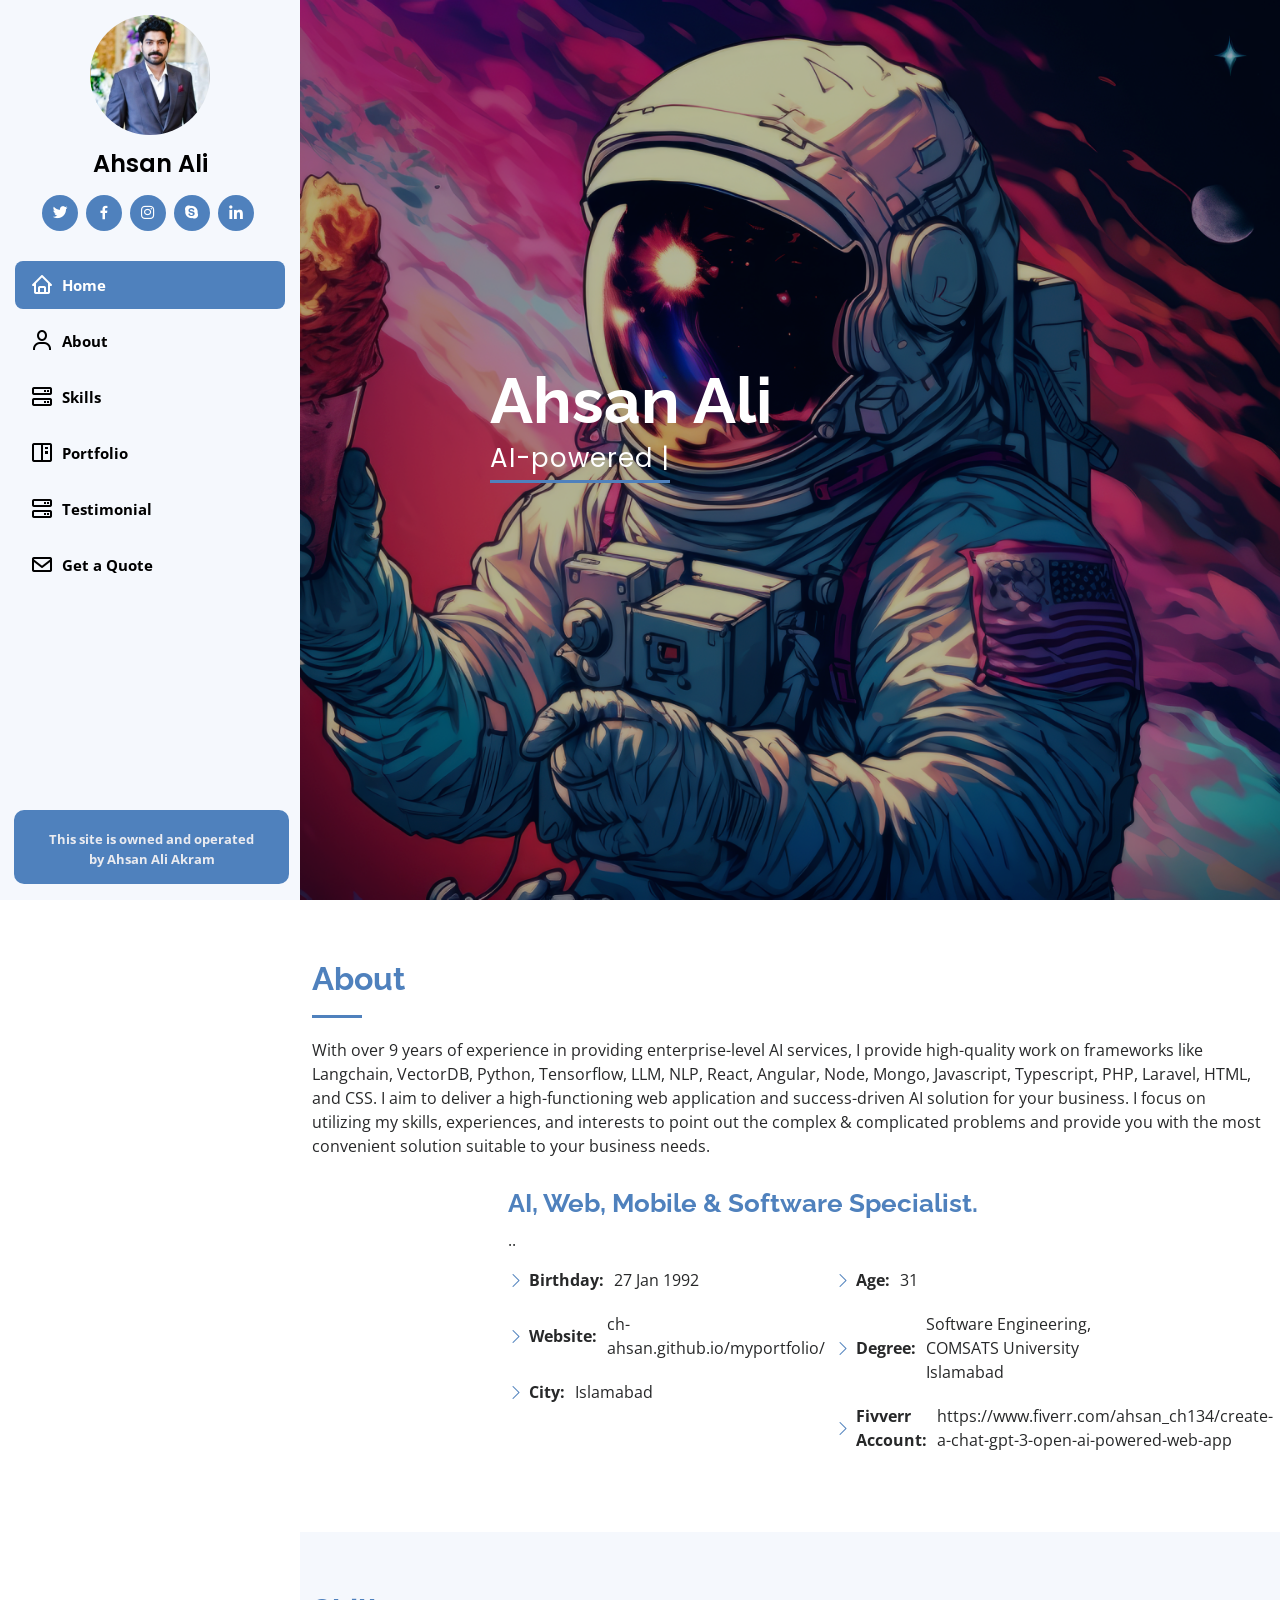
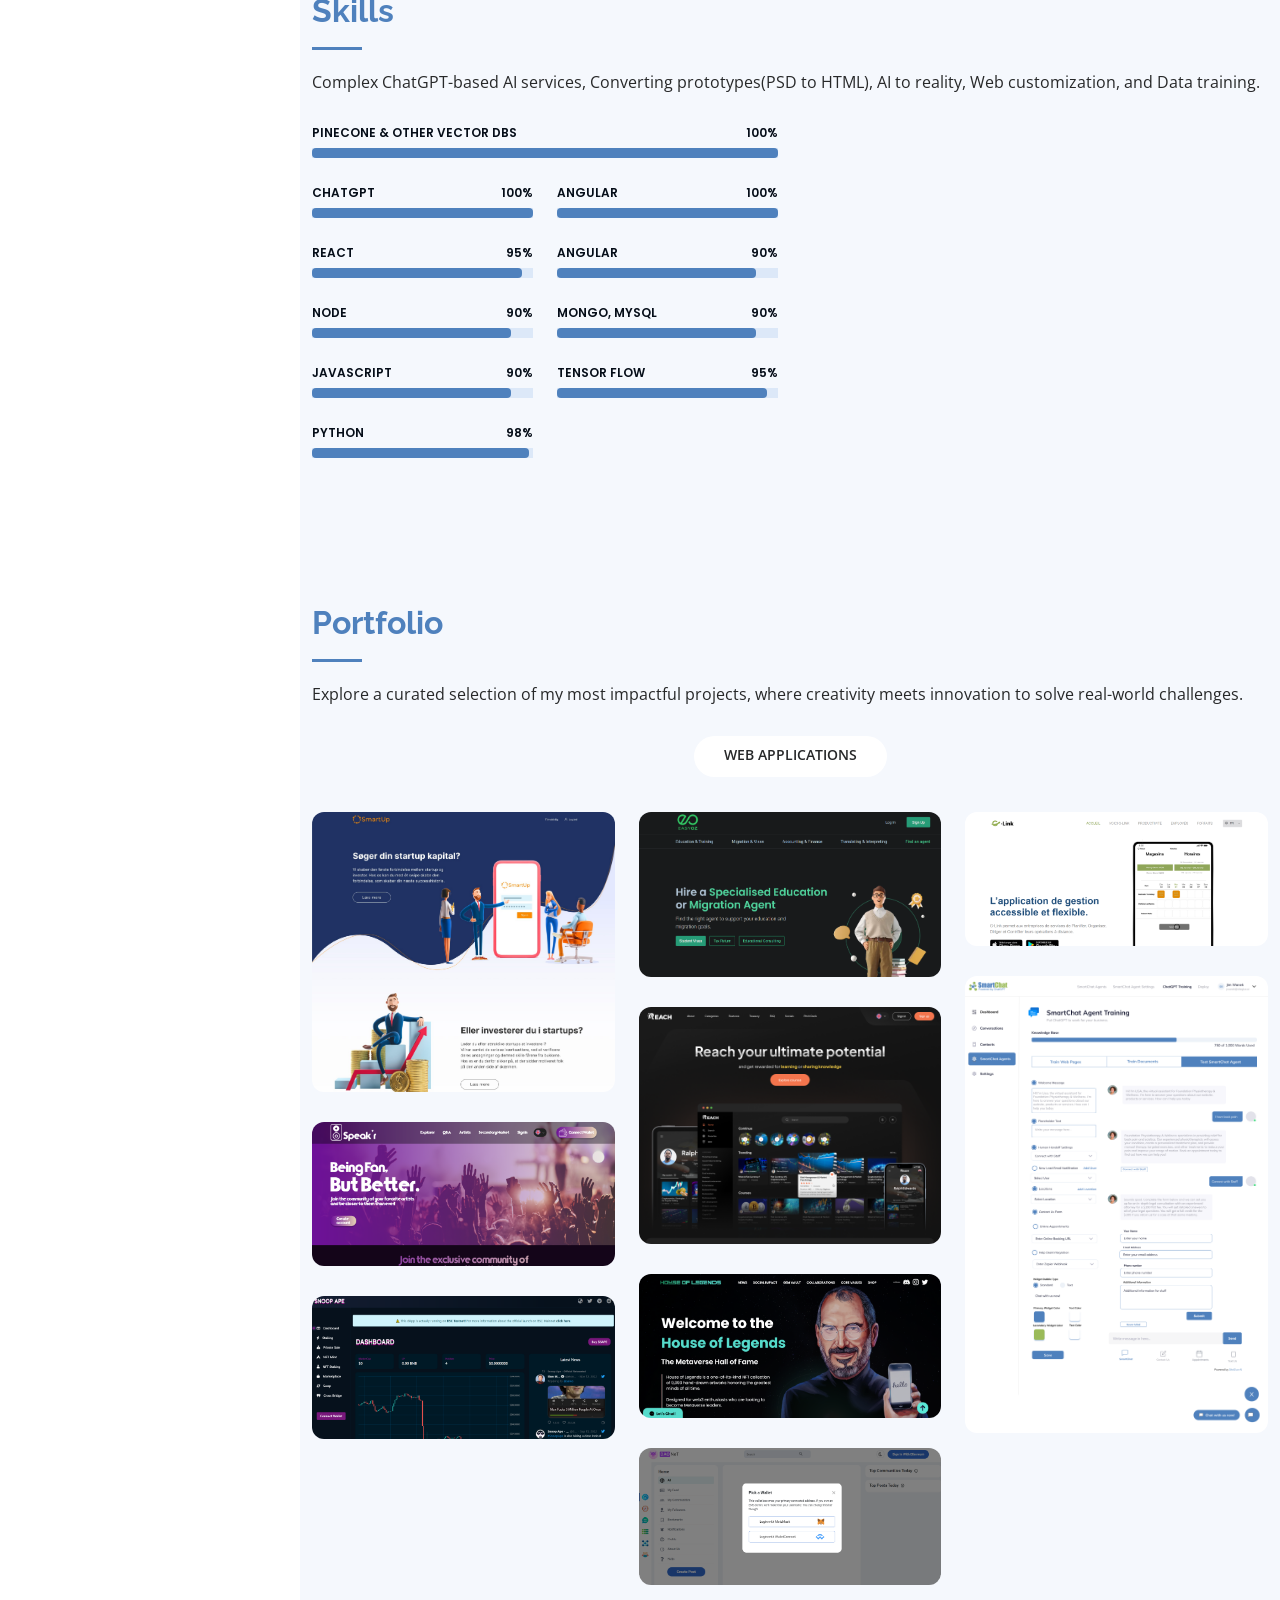
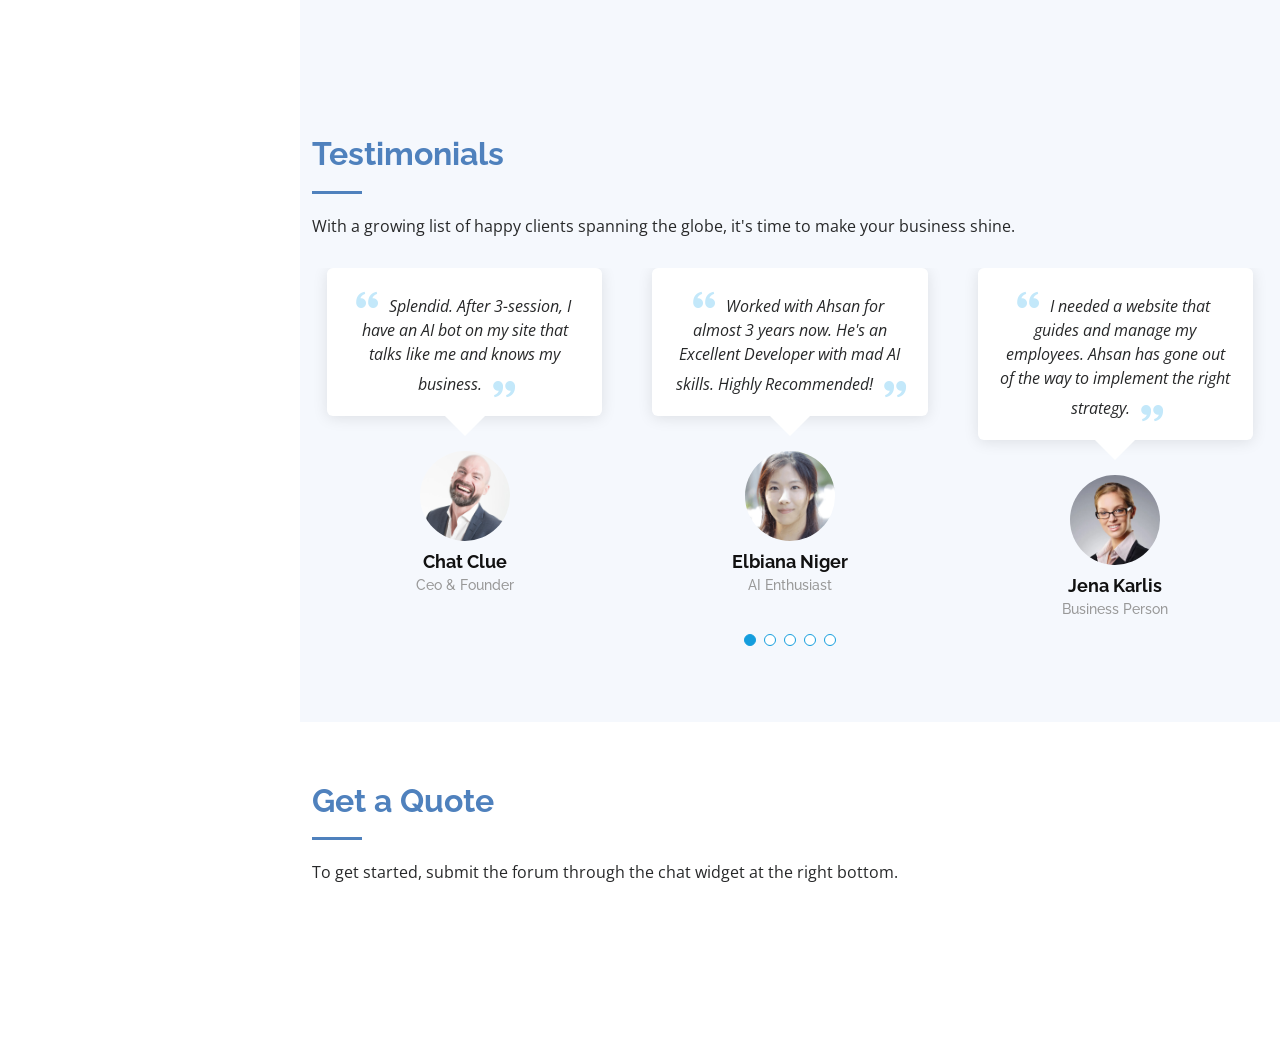
<file: index.html>
<!DOCTYPE html>
<html lang="en">
  <head>
    <meta charset="utf-8" />
    <meta content="width=device-width, initial-scale=1.0" name="viewport" />

    <title>Ahsan</title>
    <meta content="" name="description" />
    <meta content="" name="keywords" />

    <!-- Favicons -->
    <link href="assets/img/favicon-32x32.png" rel="icon" />
    <link href="assets/img/android-chrome-512x512.png" rel="apple-touch-icon" />

    <!-- Google Fonts -->
    <link
      href="https://fonts.googleapis.com/css?family=Open+Sans:300,300i,400,400i,600,600i,700,700i|Raleway:300,300i,400,400i,500,500i,600,600i,700,700i|Poppins:300,300i,400,400i,500,500i,600,600i,700,700i"
      rel="stylesheet"
    />

    <!-- Vendor CSS Files -->
    <link href="assets/vendor/aos/aos.css" rel="stylesheet" />
    <link
      href="assets/vendor/bootstrap/css/bootstrap.min.css"
      rel="stylesheet"
    />
    <link
      href="assets/vendor/bootstrap-icons/bootstrap-icons.css"
      rel="stylesheet"
    />
    <link href="assets/vendor/boxicons/css/boxicons.min.css" rel="stylesheet" />
    <link
      href="assets/vendor/glightbox/css/glightbox.min.css"
      rel="stylesheet"
    />
    <link href="assets/vendor/swiper/swiper-bundle.min.css" rel="stylesheet" />

    <!-- Template Main CSS File -->
    <link href="assets/css/style.css" rel="stylesheet" />

    <!-- =======================================================
  * Template Name: iPortfolio - v3.10.0
  * Template URL: https://bootstrapmade.com/iportfolio-bootstrap-portfolio-websites-template/
  * Author: BootstrapMade.com
  * License: https://bootstrapmade.com/license/
  ======================================================== -->
  </head>

  <body>
    <!-- ======= Mobile nav toggle button ======= -->
    <i class="bi bi-list mobile-nav-toggle d-xl-none"></i>

    <!-- ======= Header ======= -->
    <header id="header">
      <div class="d-flex flex-column">
        <div class="profile">
          <img
            src="assets/img/WhatsApp Image 2023-06-21 at 7.21.24 AM.jpeg"
            alt=""
            class="img-fluid rounded-circle"
          />
          <h1 class="text-light"><a href="index.html">Ahsan Ali</a></h1>
          <div class="social-links mt-3 text-center">
            <a href="1" class="twitter"
              ><i class="bx bxl-twitter"></i
            ></a>
            <a
              href="1"
              class="facebook"
              ><i class="bx bxl-facebook"></i
            ></a>
            <a href="1" class="instagram"
              ><i class="bx bxl-instagram"></i
            ></a>
            <a
              href="1"
              class="google-plus"
              ><i class="bx bxl-skype"></i
            ></a>
            <a
              href="1"
              class="linkedin"
              ><i class="bx bxl-linkedin"></i
            ></a>
          </div>
        </div>

        <nav id="navbar" class="nav-menu navbar">
          <ul>
            <li>
              <a href="#hero" class="nav-link scrollto active"
                ><i class="bx bx-home"></i> <strong>Home</strong></a
              >
            </li>
            <li>
              <a href="#about" class="nav-link scrollto"
                ><i class="bx bx-user"></i> <strong>About</strong></a
              >
            </li>
            <li>
              <a href="#skills" class="nav-link scrollto"
                ><i class="bx bx-server"></i> <strong>Skills</strong></a
              >
            </li>
            <li>
              <a href="#portfolio" class="nav-link scrollto"
                ><i class="bx bx-book-content"></i> <strong>Portfolio</strong></a
              >
            </li>
            <li>
              <a href="#testimonials" class="nav-link scrollto"
                ><i class="bx bx-server"></i> <strong>Testimonial</strong></a
              >
            </li>
            <li>
              <a href="#contact" class="nav-link scrollto"
                ><i class="bx bx-envelope"></i> <strong>Get a Quote</strong></a
              >
            </li>
          </ul>
        </nav>
        <!-- .nav-menu -->
      </div>
    </header>
    <!-- End Header -->

    <!-- ======= Hero Section ======= -->
    <section
      id="hero"
      class="d-flex flex-column justify-content-center align-items-center"
    >
      <div class="hero-container" data-aos="fade-in">
        <h1>Ahsan Ali</h1>
        <p>
          <span
            class="typed"
            data-typed-items="AI-powered Web Developer, Software Specialist"
          ></span>
        </p>
      </div>
    </section>
    <!-- End Hero -->

    <main id="main">
      <!-- ======= About Section ======= -->
      <section id="about" class="about">
        <div class="container">
          <div class="section-title">
            <h2>About</h2>
            <p>
               With over 9 years of
              experience in providing enterprise-level AI services, I provide high-quality work on frameworks like Langchain, VectorDB, Python, Tensorflow, LLM, NLP, React, Angular, Node, Mongo, Javascript,
              Typescript, PHP, Laravel, HTML, and CSS. I aim to deliver a high-functioning web application and success-driven AI solution for your business. I focus on
              utilizing my skills, experiences, and interests to point out the complex & complicated problems and
              provide you with the most convenient solution suitable to your business needs.
            </p>
          </div>

          <div class="row">
            <div class="col-lg-4" data-aos="fade-right">
             
            </div>
            <div class="col-lg-8 pt-4 pt-lg-0 content" data-aos="fade-left" style="margin-left: 20%;">
              <h3>AI, Web, Mobile & Software Specialist.</h3>
              <p>..              </p>
              <div class="row">
                <div class="col-lg-6">
                  <ul>
                    <li>
                      <i class="bi bi-chevron-right"></i>
                      <strong>Birthday:</strong> <span>27 Jan 1992</span>
                    </li>
                    <li>
                      <i class="bi bi-chevron-right"></i>
                      <strong>Website:</strong>
                      <span>ch-ahsan.github.io/myportfolio/</span>
                    </li>
                   
                    <li>
                      <i class="bi bi-chevron-right"></i>
                      <strong>City:</strong> <span>Islamabad</span>
                    </li>
                  </ul>
                </div>
                <div class="col-lg-6">
                  <ul>
                    <li>
                      <i class="bi bi-chevron-right"></i> <strong>Age:</strong>
                      <span>31</span>
                    </li>
                    <li>
                      <i class="bi bi-chevron-right"></i>
                      <strong>Degree:</strong> <span>Software Engineering, COMSATS University Islamabad</span>
                    </li>
                    <li>
                      <i class="bi bi-chevron-right"></i>
                      <strong>Fivverr Account:</strong>
                      <span>https://www.fiverr.com/ahsan_ch134/create-a-chat-gpt-3-open-ai-powered-web-app</span>
                    </li>
                  </ul>
                </div>
              </div>
            </div>
          </div>
        </div>
      </section>
      <!-- End About Section -->

      <!-- ======= Skills Section ======= -->
      <section id="skills" class="skills section-bg">
        <div class="container">
          <div class="section-title">
            <h2>Skills</h2>
            <p>
              Complex ChatGPT-based AI services, Converting prototypes(PSD to HTML), AI to reality, Web customization, and Data training.
            </p>
          </div>




                <div class="row skills-content">
            <div class="col-lg-6" data-aos="fade-up">
              <div class="progress">
                <span class="skill">Pinecone & other Vector DBs <i class="val">100%</i></span>
                <div class="progress-bar-wrap">
                  <div
                    class="progress-bar"
                    role="progressbar"
                    aria-valuenow="100"
                    aria-valuemin="0"
                    aria-valuemax="100"
                  ></div>
                </div>
              </div>
          
          <div class="row skills-content">
            <div class="col-lg-6" data-aos="fade-up">
              <div class="progress">
                <span class="skill">ChatGPT <i class="val">100%</i></span>
                <div class="progress-bar-wrap">
                  <div
                    class="progress-bar"
                    role="progressbar"
                    aria-valuenow="100"
                    aria-valuemin="0"
                    aria-valuemax="100"
                  ></div>
                </div>
              </div>

              <div class="progress">
                <span class="skill">React <i class="val">95%</i></span>
                <div class="progress-bar-wrap">
                  <div
                    class="progress-bar"
                    role="progressbar"
                    aria-valuenow="95"
                    aria-valuemin="0"
                    aria-valuemax="95"
                  ></div>
                </div>
              </div>

              <div class="progress">
                <span class="skill">Node <i class="val">90%</i></span>
                <div class="progress-bar-wrap">
                  <div
                    class="progress-bar"
                    role="progressbar"
                    aria-valuenow="90"
                    aria-valuemin="0"
                    aria-valuemax="90"
                  ></div>
                </div>
              </div>

              <div class="progress">
                <span class="skill">Javascript <i class="val">90%</i></span>
                <div class="progress-bar-wrap">
                  <div
                    class="progress-bar"
                    role="progressbar"
                    aria-valuenow="90"
                    aria-valuemin="0"
                    aria-valuemax="90"
                  ></div>
                </div>
              </div>

              <div class="progress">
                <span class="skill">Python <i class="val">98%</i></span>
                <div class="progress-bar-wrap">
                  <div
                    class="progress-bar"
                    role="progressbar"
                    aria-valuenow="98"
                    aria-valuemin="0"
                    aria-valuemax="98"
                  ></div>
                </div>
              </div>
            </div>

            <div class="col-lg-6" data-aos="fade-up" data-aos-delay="100">
              <div class="progress">
                <span class="skill">Angular <i class="val">100%</i></span>
                <div class="progress-bar-wrap">
                  <div
                    class="progress-bar"
                    role="progressbar"
                    aria-valuenow="100"
                    aria-valuemin="0"
                    aria-valuemax="100"
                  ></div>
                </div>
              </div>

              <div class="progress">
                <span class="skill">Angular <i class="val">90%</i></span>
                <div class="progress-bar-wrap">
                  <div
                    class="progress-bar"
                    role="progressbar"
                    aria-valuenow="90"
                    aria-valuemin="0"
                    aria-valuemax="100"
                  ></div>
                </div>
              </div>

              <div class="progress">
                <span class="skill">Mongo, MySQL <i class="val">90%</i></span>
                <div class="progress-bar-wrap">
                  <div
                    class="progress-bar"
                    role="progressbar"
                    aria-valuenow="90"
                    aria-valuemin="0"
                    aria-valuemax="90"
                  ></div>
                </div>
              </div>

              <div class="progress">
                <span class="skill">Tensor Flow <i class="val">95%</i></span>
                <div class="progress-bar-wrap">
                  <div
                    class="progress-bar"
                    role="progressbar"
                    aria-valuenow="95"
                    aria-valuemin="0"
                    aria-valuemax="95"
                  ></div>
                </div>
              </div>
            </div>
          </div>
        </div>
      </section>
      <!-- End Skills Section -->

      <!-- ======= Portfolio Section ======= -->
      <section id="portfolio" class="portfolio section-bg">
        <div class="container">
          <div class="section-title">
            <h2>Portfolio</h2>
            <p>
             Explore a curated selection of my most impactful projects, where creativity meets innovation to solve real-world challenges. 
            </p>
          </div>

          <div class="row" data-aos="fade-up">
            <div class="col-lg-12 d-flex justify-content-center">
              <ul id="portfolio-flters">
                <li data-filter=".filter-web">Web Applications</li>
              </ul>
            </div>
          </div>

          <div
            class="row portfolio-container"
            data-aos="fade-up"
            data-aos-delay="100"
          >
            <div class="col-lg-4 col-md-6 portfolio-item filter-app">
              <div class="portfolio-wrap">
                <img
                  src="assets/img/portfolio/Landing page1122.jpg"
                  class="img-fluid"
                  alt=""
                />
                <div class="portfolio-links">
                  <a href="https://smartup.dk/" title="More Details"
                    ><i class="bx bx-link"></i
                  >Visit</a>
                </div>
              </div>
            </div>

            <div class="col-lg-4 col-md-6 portfolio-item filter-web">
              <div class="portfolio-wrap">
                <img
                  src="assets/img/portfolio/EzOZ.png"
                  class="img-fluid"
                  alt=""
                />
                <div class="portfolio-links">
   
                  <a href="https://easyoz.com.au/" title="More Details"
                    ><i class="bx bx-link"></i
                  >Visit</a>
                </div>
              </div>
            </div>

            <div class="col-lg-4 col-md-6 portfolio-item filter-app">
              <div class="portfolio-wrap">
                <img
                  src="assets/img/portfolio/1234567.png"
                  class="img-fluid"
                  alt=""
                />
                <div class="portfolio-links">
                 
                  <a href="https://g-link.ca/" title="More Details"
                    ><i class="bx bx-link"></i
                  >Visit</a>
                </div>
              </div>
            </div>

            <div class="col-lg-4 col-md-6 portfolio-item filter-card">
              <div class="portfolio-wrap">
                <img
                  src="assets/img/portfolio/New User SmartChat Agent Testing.png"
                  class="img-fluid"
                  alt=""
                />
                <div class="portfolio-links">
                  
                  <a href=https://stagging.smartchat.chat/" title="More Details"
                    ><i class="bx bx-link"></i
                  >Visit</a>
                </div>
              </div>
            </div>

            <div class="col-lg-4 col-md-6 portfolio-item filter-web">
              <div class="portfolio-wrap">
                <img
                  src="assets/img/portfolio/1440 new-land.png"
                  class="img-fluid"
                  alt=""
                />
                <div class="portfolio-links">
                 
                  <a href="https://reachdao.io/" title="More Details"
                    ><i class="bx bx-link"></i
                  >Visit</a>
                </div>
              </div>
            </div>

            <div class="col-lg-4 col-md-6 portfolio-item filter-app">
              <div class="portfolio-wrap">
                <img
                  src="assets/img/portfolio/Screenshot 2023-03-04 014149.png"
                  class="img-fluid"
                  alt=""
                />
                <div class="portfolio-links">
                 
                  <a href="https://speakr.fr/" title="More Details"
                    ><i class="bx bx-link"></i
                  >Visit</a>
                </div>
              </div>
            </div>

            <div class="col-lg-4 col-md-6 portfolio-item filter-card">
              <div class="portfolio-wrap">
                <img
                  src="assets/img/portfolio/Screenshot 2023-03-04 014335.png"
                  class="img-fluid"
                  alt=""
                />
                <div class="portfolio-links">
                
                  <a href="https://www.houseoflegends.art/" title="More Details"
                    ><i class="bx bx-link"></i
                  >Visit</a>
                </div>
              </div>
            </div>

            <div class="col-lg-4 col-md-6 portfolio-item filter-card">
              <div class="portfolio-wrap">
                <img
                  src="assets/img/portfolio/Screenshot 2023-03-04 014617.png"
                  class="img-fluid"
                  alt=""
                />
                <div class="portfolio-links">
                 
                  <a href="https://app.snoopape.io/" title="More Details"
                    ><i class="bx bx-link"></i
                  >Visit</a>
                </div>
              </div>
            </div>

            <div class="col-lg-4 col-md-6 portfolio-item filter-web">
              <div class="portfolio-wrap">
                <img
                  src="assets/img/portfolio/daaa.png"
                  class="img-fluid"
                  alt=""
                />
                <div class="portfolio-links">
                 
                  <a href="portfolio-details.html" title="More Details"
                    ><i class="bx bx-link"></i
                  >Visit</a>
                </div>
              </div>
            </div>
          </div>
        </div>
      </section>
      <!-- End Portfolio Section -->

      <!-- ======= Testimonials Section ======= -->
      <section id="testimonials" class="testimonials section-bg">
        <div class="container">
          <div class="section-title">
            <h2>Testimonials</h2>
            <p>
              With a growing list of happy clients spanning the globe, it's time to make your business shine.
            </p>
          </div>

          <div
            class="testimonials-slider swiper"
            data-aos="fade-up"
            data-aos-delay="100"
          >
            <div class="swiper-wrapper">
              <div class="swiper-slide">
                <div class="testimonial-item" data-aos="fade-up">
                  <p>
                    <i class="bx bxs-quote-alt-left quote-icon-left"></i>
                    Splendid. After 3-session, I have an AI bot on my site that talks like me and knows my business.
                    <i class="bx bxs-quote-alt-right quote-icon-right"></i>
                  </p>
                  <img
                    src="assets/img/testimonials/testimonials-1.jpg"
                    class="testimonial-img"
                    alt=""
                  />
                  <h3>Chat Clue</h3>
                  <h4>Ceo &amp; Founder</h4>
                </div>
              </div>
              <!-- End testimonial item -->

              <div class="swiper-slide">
                <div
                  class="testimonial-item"
                  data-aos="fade-up"
                  data-aos-delay="100"
                >
                  <p>
                    <i class="bx bxs-quote-alt-left quote-icon-left"></i>
                   Worked with Ahsan for almost 3 years now. He's an Excellent Developer with mad AI skills. Highly Recommended!
                    <i class="bx bxs-quote-alt-right quote-icon-right"></i>
                  </p>
                  <img
                    src="assets/img/testimonials/testimonials-2.jpg"
                    class="testimonial-img"
                    alt=""
                  />
                  <h3>Elbiana Niger</h3>
                  <h4>AI Enthusiast</h4>
                </div>
              </div>
              <!-- End testimonial item -->

              <div class="swiper-slide">
                <div
                  class="testimonial-item"
                  data-aos="fade-up"
                  data-aos-delay="200"
                >
                  <p>
                    <i class="bx bxs-quote-alt-left quote-icon-left"></i>
                   I needed a website that guides and manage my employees. Ahsan has gone out of the way to implement the right strategy.
                    <i class="bx bxs-quote-alt-right quote-icon-right"></i>
                  </p>
                  <img
                    src="assets/img/testimonials/testimonials-3.jpg"
                    class="testimonial-img"
                    alt=""
                  />
                  <h3>Jena Karlis</h3>
                  <h4>Business Person</h4>
                </div>
              </div>
              <!-- End testimonial item -->

              <div class="swiper-slide">
                <div
                  class="testimonial-item"
                  data-aos="fade-up"
                  data-aos-delay="300"
                >
                  <p>
                    <i class="bx bxs-quote-alt-left quote-icon-left"></i>
                    Great Experience. Hard-working. Excellent communication skills.
                    <i class="bx bxs-quote-alt-right quote-icon-right"></i>
                  </p>
                  <img
                    src="assets/img/testimonials/testimonials-4.jpg"
                    class="testimonial-img"
                    alt=""
                  />
                  <h3>Matt Brandon</h3>
                  <h4>Entrepreneur</h4>
                </div>
              </div>
              <!-- End testimonial item -->

              <div class="swiper-slide">
                <div
                  class="testimonial-item"
                  data-aos="fade-up"
                  data-aos-delay="400"
                >
                  <p>
                    <i class="bx bxs-quote-alt-left quote-icon-left"></i>
                    Ahsan is a talented developer in emerging technologies and AI world.
                    <i class="bx bxs-quote-alt-right quote-icon-right"></i>
                  </p>
                  <img
                    src="assets/img/testimonials/testimonials-5.jpg"
                    class="testimonial-img"
                    alt=""
                  />
                  <h3>John Larson</h3>
                  <h4>Freelancer</h4>
                </div>
              </div>
              <!-- End testimonial item -->
            </div>
            <div class="swiper-pagination"></div>
          </div>
        </div>
      </section>
      <!-- End Testimonials Section -->

      <!-- ======= Contact Section ======= -->
      <section id="contact" class="contact">
        <div class="container">
          <div class="section-title">
            <h2>Get a Quote</h2>
            <p>To get started, submit the forum through the chat widget at the right bottom.</p>
          </div>

      <!--   <div class="row" data-aos="fade-in">
            <div class="col-lg-5 d-flex align-items-stretch">
              <div class="info">
                <div class="address">
                  <i class="bi bi-geo-alt"></i>
                  <h4>Location:</h4>
                  <p>17-1 Sector H1 </p>
                </div>

                <div class="email">
                  <i class="bi bi-envelope"></i>
                  <h4>Email:</h4>
                  <p>gujjarahsan87@gmail.com</p>
                </div>

                <div class="phone">
                  <i class="bi bi-phone"></i>
                  <h4>Call:</h4>
                  <p>+92 306 3783944</p>
                </div> 
              </div>
            </div> -->
          </div>
        </div>
      </section>
      <!-- End Contact Section -->
    </main>
    <!-- End #main -->

    <!-- ======= Footer ======= -->
    <footer id="footer">
      <div class="container">
        <div class="copyright">
          <!-- &copy; Copyright <strong><span>iPortfolio</span></strong> -->
        </div>
        <div class="credits">
          <!-- All the links in the footer should remain intact. -->
          <!-- You can delete the links only if you purchased the pro version. -->
          <!-- Licensing information: https://bootstrapmade.com/license/ -->
          <!-- Purchase the pro version with working PHP/AJAX contact form: https://bootstrapmade.com/iportfolio-bootstrap-portfolio-websites-template/ -->
          <strong>This site is owned and operated by Ahsan Ali Akram</strong>
        </div>
      </div>
    </footer>
    <!-- End  Footer -->

    <a
      href="#"
      class="back-to-top d-flex align-items-center justify-content-center"
      ><i class="bi bi-arrow-up-short"></i
    ></a>

    <!-- Vendor JS Files -->
    <script src="https://app.usercopilot.com/chat-widget.js?key=U2FsdGVkX18glPBIUtdFs6rbCz6VDE758YJvRUe%2FXCI%3D"></script>
    <script src="assets/vendor/purecounter/purecounter_vanilla.js"></script>
    <script src="assets/vendor/aos/aos.js"></script>
    <script src="assets/vendor/bootstrap/js/bootstrap.bundle.min.js"></script>
    <script src="assets/vendor/glightbox/js/glightbox.min.js"></script>
    <script src="assets/vendor/isotope-layout/isotope.pkgd.min.js"></script>
    <script src="assets/vendor/swiper/swiper-bundle.min.js"></script>
    <script src="assets/vendor/typed.js/typed.min.js"></script>
    <script src="assets/vendor/waypoints/noframework.waypoints.js"></script>
    <script src="assets/vendor/php-email-form/validate.js"></script>

    <!-- Template Main JS File -->
    <script src="assets/js/main.js"></script>
  </body>
</html>
</file>
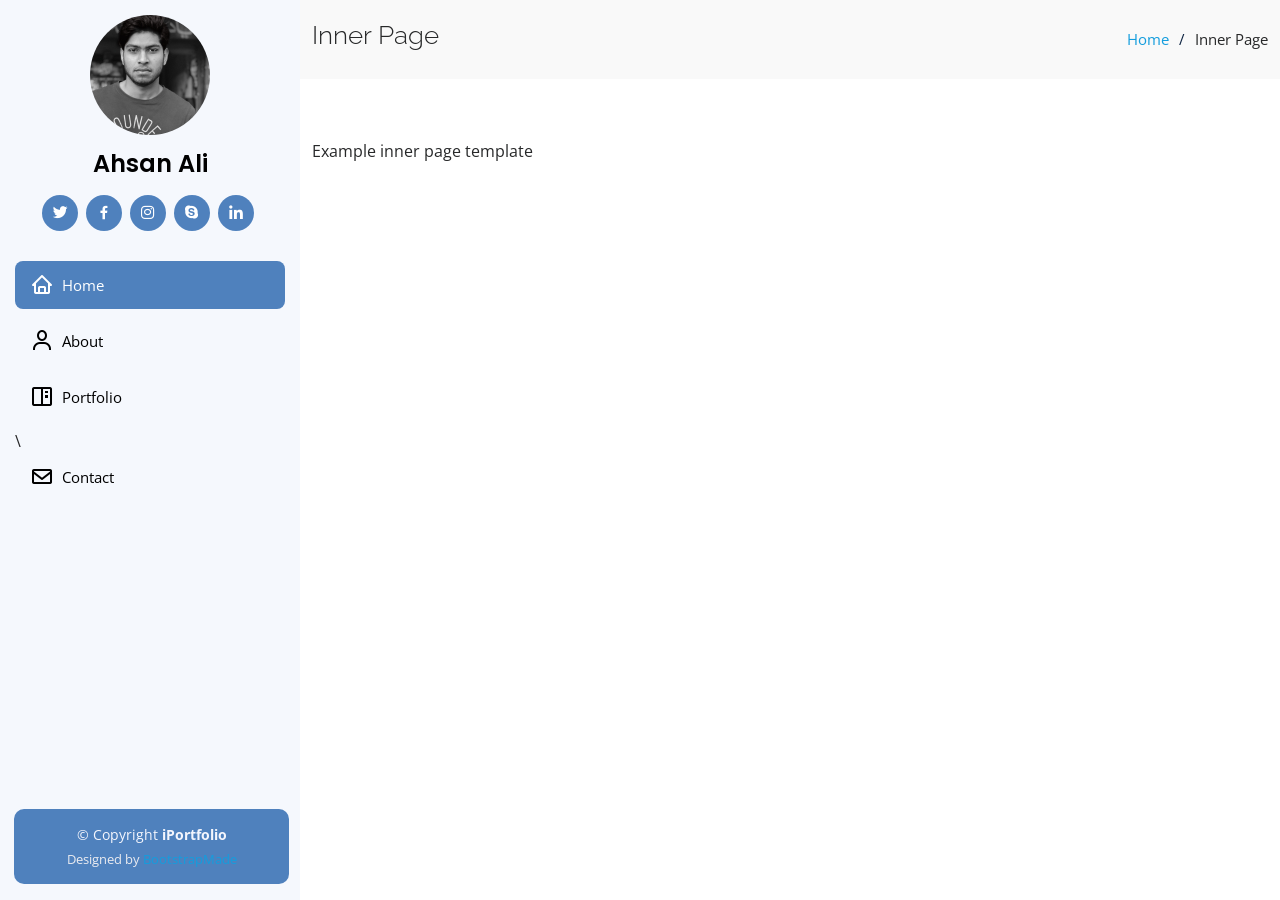
<file: inner-page.html>
<!DOCTYPE html>
<html lang="en">

<head>
  <meta charset="utf-8">
  <meta content="width=device-width, initial-scale=1.0" name="viewport">

  <title>Ahsan's Portfolio</title>
  <meta content="" name="description">
  <meta content="" name="keywords">

  <!-- Favicons -->
  <link href="assets/img/favicon.png" rel="icon">
  <link href="assets/img/apple-touch-icon.png" rel="apple-touch-icon">

  <!-- Google Fonts -->
  <link href="https://fonts.googleapis.com/css?family=Open+Sans:300,300i,400,400i,600,600i,700,700i|Raleway:300,300i,400,400i,500,500i,600,600i,700,700i|Poppins:300,300i,400,400i,500,500i,600,600i,700,700i" rel="stylesheet">

  <!-- Vendor CSS Files -->
  <link href="assets/vendor/aos/aos.css" rel="stylesheet">
  <link href="assets/vendor/bootstrap/css/bootstrap.min.css" rel="stylesheet">
  <link href="assets/vendor/bootstrap-icons/bootstrap-icons.css" rel="stylesheet">
  <link href="assets/vendor/boxicons/css/boxicons.min.css" rel="stylesheet">
  <link href="assets/vendor/glightbox/css/glightbox.min.css" rel="stylesheet">
  <link href="assets/vendor/swiper/swiper-bundle.min.css" rel="stylesheet">

  <!-- Template Main CSS File -->
  <link href="assets/css/style.css" rel="stylesheet">

  <!-- =======================================================
  * Template Name: iPortfolio - v3.10.0
  * Template URL: https://bootstrapmade.com/iportfolio-bootstrap-portfolio-websites-template/
  * Author: BootstrapMade.com
  * License: https://bootstrapmade.com/license/
  ======================================================== -->
</head>

<body>

  <!-- ======= Mobile nav toggle button ======= -->
  <i class="bi bi-list mobile-nav-toggle d-xl-none"></i>

  <!-- ======= Header ======= -->
  <header id="header">
    <div class="d-flex flex-column">

      <div class="profile">
        <img src="assets/img/IMG_20211011_045722_899.webp" alt="" class="img-fluid rounded-circle">
        <h1 class="text-light"><a href="index.html">Ahsan Ali</a></h1>
        <div class="social-links mt-3 text-center">
          <a href="#" class="twitter"><i class="bx bxl-twitter"></i></a>
          <a href="#" class="facebook"><i class="bx bxl-facebook"></i></a>
          <a href="#" class="instagram"><i class="bx bxl-instagram"></i></a>
          <a href="#" class="google-plus"><i class="bx bxl-skype"></i></a>
          <a href="#" class="linkedin"><i class="bx bxl-linkedin"></i></a>
        </div>
      </div>

      <nav id="navbar" class="nav-menu navbar">
        <ul>
          <li><a href="#hero" class="nav-link scrollto active"><i class="bx bx-home"></i> <span>Home</span></a></li>
          <li><a href="#about" class="nav-link scrollto"><i class="bx bx-user"></i> <span>About</span></a></li>
          <li><a href="#portfolio" class="nav-link scrollto"><i class="bx bx-book-content"></i> <span>Portfolio</span></a></li>\
          <li><a href="#contact" class="nav-link scrollto"><i class="bx bx-envelope"></i> <span>Contact</span></a></li>
        </ul>
      </nav><!-- .nav-menu -->
    </div>
  </header><!-- End Header -->

  <main id="main">

    <!-- ======= Breadcrumbs ======= -->
    <section class="breadcrumbs">
      <div class="container">

        <div class="d-flex justify-content-between align-items-center">
          <h2>Inner Page</h2>
          <ol>
            <li><a href="index.html">Home</a></li>
            <li>Inner Page</li>
          </ol>
        </div>

      </div>
    </section><!-- End Breadcrumbs -->

    <section class="inner-page">
      <div class="container">
        <p>
          Example inner page template
        </p>
      </div>
    </section>

  </main><!-- End #main -->

  <!-- ======= Footer ======= -->
  <footer id="footer">
    <div class="container">
      <div class="copyright">
        &copy; Copyright <strong><span>iPortfolio</span></strong>
      </div>
      <div class="credits">
        <!-- All the links in the footer should remain intact. -->
        <!-- You can delete the links only if you purchased the pro version. -->
        <!-- Licensing information: https://bootstrapmade.com/license/ -->
        <!-- Purchase the pro version with working PHP/AJAX contact form: https://bootstrapmade.com/iportfolio-bootstrap-portfolio-websites-template/ -->
        Designed by <a href="https://bootstrapmade.com/">BootstrapMade</a>
      </div>
    </div>
  </footer><!-- End  Footer -->

  <a href="#" class="back-to-top d-flex align-items-center justify-content-center"><i class="bi bi-arrow-up-short"></i></a>

  <!-- Vendor JS Files -->
  <script src="assets/vendor/purecounter/purecounter_vanilla.js"></script>
  <script src="assets/vendor/aos/aos.js"></script>
  <script src="assets/vendor/bootstrap/js/bootstrap.bundle.min.js"></script>
  <script src="assets/vendor/glightbox/js/glightbox.min.js"></script>
  <script src="assets/vendor/isotope-layout/isotope.pkgd.min.js"></script>
  <script src="assets/vendor/swiper/swiper-bundle.min.js"></script>
  <script src="assets/vendor/typed.js/typed.min.js"></script>
  <script src="assets/vendor/waypoints/noframework.waypoints.js"></script>
  <script src="assets/vendor/php-email-form/validate.js"></script>

  <!-- Template Main JS File -->
  <script src="assets/js/main.js"></script>

</body>

</html>
</file>
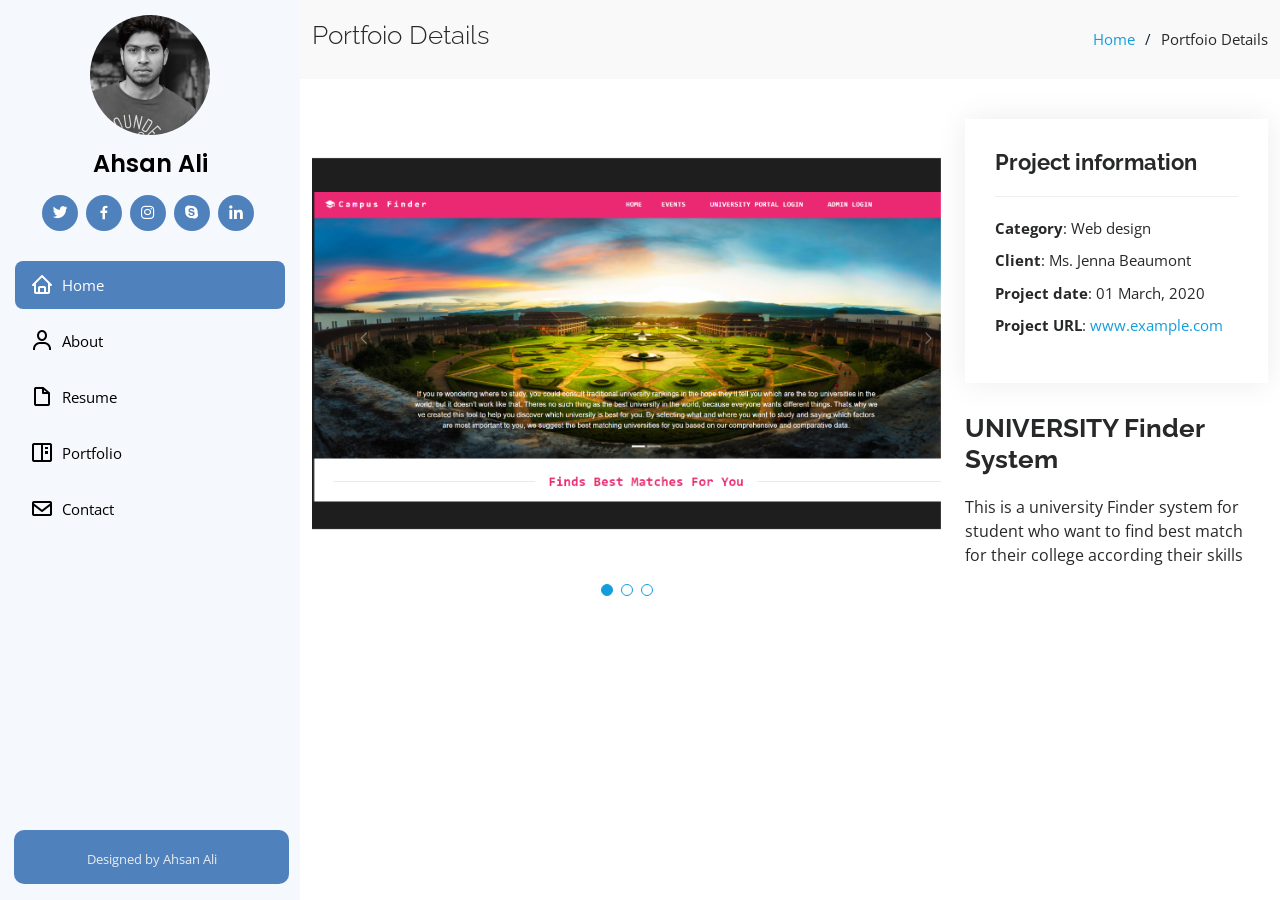
<file: portfolio-details.html>
<!DOCTYPE html>
<html lang="en">
  <head>
    <meta charset="utf-8" />
    <meta content="width=device-width, initial-scale=1.0" name="viewport" />

    <title>Portfolio Details</title>
    <meta content="" name="description" />
    <meta content="" name="keywords" />

    <!-- Favicons -->
    <link href="assets/img/favicon.png" rel="icon" />
    <link href="assets/img/apple-touch-icon.png" rel="apple-touch-icon" />

    <!-- Google Fonts -->
    <link
      href="https://fonts.googleapis.com/css?family=Open+Sans:300,300i,400,400i,600,600i,700,700i|Raleway:300,300i,400,400i,500,500i,600,600i,700,700i|Poppins:300,300i,400,400i,500,500i,600,600i,700,700i"
      rel="stylesheet"
    />

    <!-- Vendor CSS Files -->
    <link href="assets/vendor/aos/aos.css" rel="stylesheet" />
    <link
      href="assets/vendor/bootstrap/css/bootstrap.min.css"
      rel="stylesheet"
    />
    <link
      href="assets/vendor/bootstrap-icons/bootstrap-icons.css"
      rel="stylesheet"
    />
    <link href="assets/vendor/boxicons/css/boxicons.min.css" rel="stylesheet" />
    <link
      href="assets/vendor/glightbox/css/glightbox.min.css"
      rel="stylesheet"
    />
    <link href="assets/vendor/swiper/swiper-bundle.min.css" rel="stylesheet" />

    <!-- Template Main CSS File -->
    <link href="assets/css/style.css" rel="stylesheet" />

    <!-- =======================================================
  * Template Name: iPortfolio - v3.10.0
  * Template URL: https://bootstrapmade.com/iportfolio-bootstrap-portfolio-websites-template/
  * Author: BootstrapMade.com
  * License: https://bootstrapmade.com/license/
  ======================================================== -->
  </head>

  <body>
    <!-- ======= Mobile nav toggle button ======= -->
    <i class="bi bi-list mobile-nav-toggle d-xl-none"></i>

    <!-- ======= Header ======= -->
    <header id="header">
      <div class="d-flex flex-column">
        <div class="profile">
          <img
            src="assets/img/IMG_20211011_045722_899.webp"
            alt=""
            class="img-fluid rounded-circle"
          />
          <h1 class="text-light"><a href="index.html">Ahsan Ali</a></h1>
          <div class="social-links mt-3 text-center">
            <a href="#" class="twitter"><i class="bx bxl-twitter"></i></a>
            <a href="#" class="facebook"><i class="bx bxl-facebook"></i></a>
            <a href="#" class="instagram"><i class="bx bxl-instagram"></i></a>
            <a href="#" class="google-plus"><i class="bx bxl-skype"></i></a>
            <a href="#" class="linkedin"><i class="bx bxl-linkedin"></i></a>
          </div>
        </div>

        <nav id="navbar" class="nav-menu navbar">
          <ul>
            <li>
              <a href="#hero" class="nav-link scrollto active"
                ><i class="bx bx-home"></i> <span>Home</span></a
              >
            </li>
            <li>
              <a href="#about" class="nav-link scrollto"
                ><i class="bx bx-user"></i> <span>About</span></a
              >
            </li>
            <li>
              <a href="#resume" class="nav-link scrollto"
                ><i class="bx bx-file-blank"></i> <span>Resume</span></a
              >
            </li>
            <li>
              <a href="#portfolio" class="nav-link scrollto"
                ><i class="bx bx-book-content"></i> <span>Portfolio</span></a
              >
            </li>
            <li>
              <a href="#contact" class="nav-link scrollto"
                ><i class="bx bx-envelope"></i> <span>Contact</span></a
              >
            </li>
          </ul>
        </nav>
        <!-- .nav-menu -->
      </div>
    </header>
    <!-- End Header -->

    <main id="main">
      <!-- ======= Breadcrumbs ======= -->
      <section id="breadcrumbs" class="breadcrumbs">
        <div class="container">
          <div class="d-flex justify-content-between align-items-center">
            <h2>Portfoio Details</h2>
            <ol>
              <li><a href="index.html">Home</a></li>
              <li>Portfoio Details</li>
            </ol>
          </div>
        </div>
      </section>
      <!-- End Breadcrumbs -->

      <!-- ======= Portfolio Details Section ======= -->
      <section id="portfolio-details" class="portfolio-details">
        <div class="container">
          <div class="row gy-4">
            <div class="col-lg-8">
              <div class="portfolio-details-slider swiper">
                <div class="swiper-wrapper align-items-center">
                  <div class="swiper-slide">
                    <img src="assets/img/portfolio/datacapus.png" alt="" />
                  </div>

                  <div class="swiper-slide">
                    <img src="assets/img/portfolio/responsive.png" alt="" />
                  </div>

                  <div class="swiper-slide">
                    <img src="assets/img/portfolio/ldkzcm.png" alt="" />
                  </div>
                </div>
                <div class="swiper-pagination"></div>
              </div>
            </div>

            <div class="col-lg-4">
              <div class="portfolio-info">
                <h3>Project information</h3>
                <ul>
                  <li><strong>Category</strong>: Web design</li>
                  <li><strong>Client</strong>: Ms. Jenna Beaumont</li>
                  <li><strong>Project date</strong>: 01 March, 2020</li>
                  <li>
                    <strong>Project URL</strong>:
                    <a href="https://www.google.com/webhp?ie=UTF-8&rct=j"
                      >www.example.com</a
                    >
                  </li>
                </ul>
              </div>
              <div class="portfolio-description">
                <h2>UNIVERSITY Finder System</h2>
                <p>
                  This is a university Finder system for student who want to
                  find best match for their college according their skills
                </p>
              </div>
            </div>
          </div>
        </div>
      </section>
      <!-- End Portfolio Details Section -->
    </main>
    <!-- End #main -->

    <!-- ======= Footer ======= -->
    <footer id="footer">
      <!-- <div class="container">
        <div class="copyright">
          &copy; <strong><span>iPortfolio</span></strong>
        </div> -->
        <div class="credits">
          <!-- All the links in the footer should remain intact. -->
          <!-- You can delete the links only if you purchased the pro version. -->
          <!-- Licensing information: https://bootstrapmade.com/license/ -->
          <!-- Purchase the pro version with working PHP/AJAX contact form: https://bootstrapmade.com/iportfolio-bootstrap-portfolio-websites-template/ -->
          Designed by <a>Ahsan Ali</a>
        </div>
      </div>
    </footer>
    <!-- End  Footer -->

    <a
      href="#"
      class="back-to-top d-flex align-items-center justify-content-center"
      ><i class="bi bi-arrow-up-short"></i
    ></a>

    <!-- Vendor JS Files -->
    <script src="assets/vendor/purecounter/purecounter_vanilla.js"></script>
    <script src="assets/vendor/aos/aos.js"></script>
    <script src="assets/vendor/bootstrap/js/bootstrap.bundle.min.js"></script>
    <script src="assets/vendor/glightbox/js/glightbox.min.js"></script>
    <script src="assets/vendor/isotope-layout/isotope.pkgd.min.js"></script>
    <script src="assets/vendor/swiper/swiper-bundle.min.js"></script>
    <script src="assets/vendor/typed.js/typed.min.js"></script>
    <script src="assets/vendor/waypoints/noframework.waypoints.js"></script>
    <script src="assets/vendor/php-email-form/validate.js"></script>

    <!-- Template Main JS File -->
    <script src="assets/js/main.js"></script>
  </body>
</html>
</file>
<file: assets/css/style.css>
/**
* Template Name: iPortfolio - v3.10.0
* Template URL: https://bootstrapmade.com/iportfolio-bootstrap-portfolio-websites-template/
* Author: BootstrapMade.com
* License: https://bootstrapmade.com/license/
*/

/*--------------------------------------------------------------
# General
--------------------------------------------------------------*/
body {
  font-family: "Open Sans", sans-serif;
  color: #272829;
}

a {
  color: #149ddd;
  text-decoration: none;
}

a:hover {
  color: #37b3ed;
  text-decoration: none;
}

h1,
h2,
h3,
h4,
h5,
h6 {
  font-family: "Raleway", sans-serif;
}

/*--------------------------------------------------------------
# Back to top button
--------------------------------------------------------------*/
.back-to-top {
  position: fixed;
  visibility: hidden;
  opacity: 0;
  right: 15px;
  bottom: 15px;
  z-index: 996;
  background: #fff;
  width: 40px;
  height: 40px;
  border-radius: 50px;
  transition: all 0.4s;
}

.back-to-top i {
  font-size: 28px;
  color: #fff;
  line-height: 0;
}

.back-to-top:hover {
  background: #fff;
  color: #fff;
}

.back-to-top.active {
  visibility: visible;
  opacity: 1;
}

/*--------------------------------------------------------------
# Header
--------------------------------------------------------------*/
#header {
  position: fixed;
  top: 0;
  left: 0;
  bottom: 0;
  width: 300px;
  transition: all ease-in-out 0.5s;
  z-index: 9997;
  transition: all 0.5s;
  padding: 0 15px;
  background: #f5f8fd;
  overflow-y: auto;
}

#header .profile img {
  margin: 15px auto;
  display: block;
  width: 120px;
  /* border: 2px solid #4f81bd; */
}

#header .profile h1 {
  font-size: 24px;
  margin: 0;
  padding: 0;
  font-weight: 600;
  -moz-text-align-last: center;
  text-align-last: center;
  font-family: "Poppins", sans-serif;
}

#header .profile h1 a,
#header .profile h1 a:hover {
  color: black;
  text-decoration: none;
}

#header .profile .social-links a {
  font-size: 18px;
  display: inline-block;
  background: #4f81bd;
  color: #fff;
  line-height: 1;
  padding: 8px 0;
  margin-right: 4px;
  border-radius: 50%;
  text-align: center;
  width: 36px;
  height: 36px;
  transition: 0.3s;
}

#header .profile .social-links a:hover {
 background: #fff;
  color: #4f81bd;
  text-decoration: none;
  border: 1px solid #4f81bd;
}

#main {
  margin-left: 300px;
}

@media (max-width: 1199px) {
  #header {
    left: -300px;
  }

  #main {
    margin-left: 0;
  }
}

/*--------------------------------------------------------------
# Navigation Menu
--------------------------------------------------------------*/
/* Desktop Navigation */
.nav-menu {
  padding: 30px 0 0 0;
  /* display: flex; */
}

.nav-menu * {
  margin: 0;
  padding: 0;
  list-style: none;
  /* display: flex; */
}

.nav-menu>ul>li {
  position: relative;
  white-space: nowrap;
  width: 270px;
}

.nav-menu a,
.nav-menu a:focus {
  display: flex;
  align-items: center;
  color: black;
  padding: 12px 15px;
  margin-bottom: 8px;
  transition: 0.3s;
  font-size: 15px;
}

.nav-menu a i,
.nav-menu a:focus i {
  font-size: 24px;
  padding-right: 8px;
  color: black;
}


.nav-menu a:hover,
.nav-menu .active,
.nav-menu .active:focus,
.nav-menu li:hover>a {
  text-decoration: none;
  color: white;
  background: #4f81bd;
  border-radius: 8px;
}

.nav-menu a:hover i,
.nav-menu .active i,
.nav-menu .active:focus i,
.nav-menu li:hover>a i {
  color: white;
}


/* Mobile Navigation */
.mobile-nav-toggle {
  position: fixed;
  right: 15px;
  top: 15px;
  z-index: 9998;
  border: 0;
  font-size: 24px;
  transition: all 0.4s;
  outline: none !important;
  background-color: rgb(79,129,189);;
  color: #fff;
  width: 40px;
  height: 40px;
  display: inline-flex;
  align-items: center;
  justify-content: center;
  line-height: 0;
  border-radius: 50px;
  cursor: pointer;
}

.mobile-nav-active {
  overflow: hidden;
}

.mobile-nav-active #header {
  left: 0;
}

/*--------------------------------------------------------------
# Hero Section
--------------------------------------------------------------*/
#hero {
  width: 100%;
  height: 100vh;
  background: url("../img/cropped-1920-1080-1323081.png") top center;
  background-size: cover;
}

#hero:before {
  content: "";
  background: rgba(5, 13, 24, 0.3);
  position: absolute;
  bottom: 0;
  top: 0;
  left: 0;
  right: 0;
  z-index: 1;
}

#hero .hero-container {
  position: relative;
  z-index: 2;
  min-width: 300px;
}

#hero h1 {
  margin: 0 0 10px 0;
  font-size: 64px;
  font-weight: 700;
  line-height: 56px;
  color: #fff;
}

#hero p {
  color: #fff;
  margin-bottom: 50px;
  font-size: 26px;
  font-family: "Poppins", sans-serif;
}

#hero p span {
  color: #fff;
  padding-bottom: 4px;
  letter-spacing: 1px;
  border-bottom: 3px solid #4f81bd;
}

@media (min-width: 1024px) {
  #hero {
    background-attachment: fixed;
  }
}

@media (max-width: 768px) {
  #hero h1 {
    font-size: 28px;
    line-height: 36px;
  }

  #hero h2 {
    font-size: 18px;
    line-height: 24px;
    margin-bottom: 30px;
  }
}

/*--------------------------------------------------------------
# Sections General
--------------------------------------------------------------*/
section {
  padding: 60px 0;
  overflow: hidden;
}

.section-bg {
  background: #f5f8fd;
}

.section-title {
  padding-bottom: 30px;
}

.section-title h2 {
  font-size: 32px;
  font-weight: bold;
  margin-bottom: 20px;
  padding-bottom: 20px;
  position: relative;
  color: #4f81bd;
}

.section-title h2::after {
  content: "";
  position: absolute;
  display: block;
  width: 50px;
  height: 3px;
  background: #4f81bd;
  bottom: 0;
  left: 0;
}

.section-title p {
  margin-bottom: 0;
}

/*--------------------------------------------------------------
# About
--------------------------------------------------------------*/
.about .content h3 {
  font-weight: 700;
  font-size: 26px;
  color: #4f81bd;
}

.about .content ul {
  list-style: none;
  padding: 0;
}

.about .content ul li {
  margin-bottom: 20px;
  display: flex;
  align-items: center;
}

.about .content ul strong {
  margin-right: 10px;
}

.about .content ul i {
  font-size: 16px;
  margin-right: 5px;
  color: #4f81bd;
  line-height: 0;
}

.about .content p:last-child {
  margin-bottom: 0;
}

/*--------------------------------------------------------------
# Facts
--------------------------------------------------------------*/
.facts {
  padding-bottom: 30px;
}

.facts .count-box {
  padding: 30px;
  width: 100%;
}

.facts .count-box i {
  display: block;
  font-size: 44px;
  color: #149ddd;
  float: left;
  line-height: 0;
}

.facts .count-box span {
  font-size: 48px;
  line-height: 40px;
  display: block;
  font-weight: 700;
  color: #050d18;
  margin-left: 60px;
}

.facts .count-box p {
  padding: 15px 0 0 0;
  margin: 0 0 0 60px;
  font-family: "Raleway", sans-serif;
  font-size: 14px;
  color: #122f57;
}

.facts .count-box a {
  font-weight: 600;
  display: block;
  margin-top: 20px;
  color: #122f57;
  font-size: 15px;
  font-family: "Poppins", sans-serif;
  transition: ease-in-out 0.3s;
}

.facts .count-box a:hover {
  color: #1f5297;
}

/*--------------------------------------------------------------
# Akills
--------------------------------------------------------------*/
.skills .progress {
  height: 60px;
  display: block;
  background: none;
  
}

.skills .progress .skill {
  padding: 0;
  margin: 0 0 6px 0;
  text-transform: uppercase;
  display: block;
  font-weight: 600;
  font-family: "Poppins", sans-serif;
  color: #050d18;
}

.skills .progress .skill .val {
  float: right;
  font-style: normal;
}

.skills .progress-bar-wrap {
  background: #dce8f8;
  height: 10px;
}

.skills .progress-bar {
  width: 1px;
  height: 10px;
  transition: 0.9s;
  background-color: #4f81bd;
  border-radius: 4px;
}

/*--------------------------------------------------------------
# Resume
--------------------------------------------------------------*/
.resume .resume-title {
  font-size: 26px;
  font-weight: 700;
  margin-top: 20px;
  margin-bottom: 20px;
  color: #050d18;
}

.resume .resume-item {
  padding: 0 0 20px 20px;
  margin-top: -2px;
  border-left: 2px solid #1f5297;
  position: relative;
}

.resume .resume-item h4 {
  line-height: 18px;
  font-size: 18px;
  font-weight: 600;
  text-transform: uppercase;
  font-family: "Poppins", sans-serif;
  color: #050d18;
  margin-bottom: 10px;
}

.resume .resume-item h5 {
  font-size: 16px;
  background: #e4edf9;
  padding: 5px 15px;
  display: inline-block;
  font-weight: 600;
  margin-bottom: 10px;
}

.resume .resume-item ul {
  padding-left: 20px;
}

.resume .resume-item ul li {
  padding-bottom: 10px;
}

.resume .resume-item:last-child {
  padding-bottom: 0;
}

.resume .resume-item::before {
  content: "";
  position: absolute;
  width: 16px;
  height: 16px;
  border-radius: 50px;
  left: -9px;
  top: 0;
  background: #fff;
  border: 2px solid #1f5297;
}

/*--------------------------------------------------------------
# Portfolio
--------------------------------------------------------------*/
.portfolio .portfolio-item {
  margin-bottom: 30px;
}

.portfolio #portfolio-flters {
  padding: 0;
  margin: 0 auto 35px auto;
  list-style: none;
  text-align: center;
  background: #fff;
  border-radius: 50px;
  padding: 2px 15px;
}

.portfolio #portfolio-flters li {
  cursor: pointer;
  display: inline-block;
  padding: 10px 15px 8px 15px;
  font-size: 14px;
  font-weight: 600;
  line-height: 1;
  text-transform: uppercase;
  color: #272829;
  margin-bottom: 5px;
  transition: all 0.3s ease-in-out;
}

.portfolio #portfolio-flters li:hover,
.portfolio #portfolio-flters li.filter-active {
  color: #149ddd;
}

.portfolio #portfolio-flters li:last-child {
  margin-right: 0;
}

.portfolio .portfolio-wrap {
  transition: 0.3s;
  position: relative;
  overflow: hidden;
  z-index: 1;
  border-radius: 12px;
}

.portfolio .portfolio-wrap::before {
  content: "";
  background: rgba(255, 255, 255, 0.5);
  position: absolute;
  left: 0;
  right: 0;
  top: 0;
  bottom: 0;
  transition: all ease-in-out 0.3s;
  z-index: 2;
  opacity: 0;
  border-radius: 12px;
}


.portfolio .portfolio-wrap .portfolio-links {
  opacity: 1;
  left: 0;
  right: 0;
  bottom: -60px;
  z-index: 3;
  position: absolute;
  transition: all ease-in-out 0.3s;
  display: flex;
  justify-content: center;
}

.portfolio .portfolio-wrap .portfolio-links a {
  color: #fff;
  font-size: 22px;
  text-align: center;
  background: rgba(20, 157, 221, 0.95);
  transition: 0.3s;
  width: 100%;
}

.portfolio .portfolio-wrap .portfolio-links a:hover {
  background: rgb(23,59,108);
  font-size: 22px;
}

.portfolio .portfolio-wrap .portfolio-links a+a {
  border-left: 1px solid #37b3ed;
}

.portfolio .portfolio-wrap:hover::before {
  top: 0;
  left: 0;
  right: 0;
  bottom: 0;
  opacity: 1;
}

.portfolio .portfolio-wrap:hover .portfolio-links {
  opacity: 1;
  bottom: 0;
}

/*--------------------------------------------------------------
# Portfolio Details
--------------------------------------------------------------*/
.portfolio-details {
  padding-top: 40px;
}

.portfolio-details .portfolio-details-slider img {
  width: 100%;
}

.portfolio-details .portfolio-details-slider .swiper-pagination {
  margin-top: 20px;
  position: relative;
}

.portfolio-details .portfolio-details-slider .swiper-pagination .swiper-pagination-bullet {
  width: 12px;
  height: 12px;
  background-color: #fff;
  opacity: 1;
  border: 1px solid #149ddd;
}

.portfolio-details .portfolio-details-slider .swiper-pagination .swiper-pagination-bullet-active {
  background-color: #149ddd;
}

.portfolio-details .portfolio-info {
  padding: 30px;
  box-shadow: 0px 0 30px rgba(5, 13, 24, 0.08);
}

.portfolio-details .portfolio-info h3 {
  font-size: 22px;
  font-weight: 700;
  margin-bottom: 20px;
  padding-bottom: 20px;
  border-bottom: 1px solid #eee;
}

.portfolio-details .portfolio-info ul {
  list-style: none;
  padding: 0;
  font-size: 15px;
}

.portfolio-details .portfolio-info ul li+li {
  margin-top: 10px;
}

.portfolio-details .portfolio-description {
  padding-top: 30px;
}

.portfolio-details .portfolio-description h2 {
  font-size: 26px;
  font-weight: 700;
  margin-bottom: 20px;
}

.portfolio-details .portfolio-description p {
  padding: 0;
}

/*--------------------------------------------------------------
# Services
--------------------------------------------------------------*/
.services .icon-box {
  margin-bottom: 20px;
}

.services .icon {
  float: left;
  display: flex;
  align-items: center;
  justify-content: center;
  width: 54px;
  height: 54px;
  background: #149ddd;
  border-radius: 50%;
  transition: 0.5s;
  border: 1px solid #149ddd;
}

.services .icon i {
  color: #fff;
  font-size: 24px;
  line-height: 0;
}

.services .icon-box:hover .icon {
  background: #fff;
}

.services .icon-box:hover .icon i {
  color: #149ddd;
}

.services .title {
  margin-left: 80px;
  font-weight: 700;
  margin-bottom: 15px;
  font-size: 18px;
}

.services .title a {
  color: #343a40;
}

.services .title a:hover {
  color: #149ddd;
}

.services .description {
  margin-left: 80px;
  line-height: 24px;
  font-size: 14px;
}

/*--------------------------------------------------------------
# Testimonials
--------------------------------------------------------------*/
.testimonials .testimonials-carousel,
.testimonials .testimonials-slider {
  overflow: hidden;
}

.testimonials .testimonial-item {
  box-sizing: content-box;
  text-align: center;
  min-height: 320px;
}

.testimonials .testimonial-item .testimonial-img {
  width: 90px;
  border-radius: 50%;
  margin: 0 auto;
}

.testimonials .testimonial-item h3 {
  font-size: 18px;
  font-weight: bold;
  margin: 10px 0 5px 0;
  color: #111;
}

.testimonials .testimonial-item h4 {
  font-size: 14px;
  color: #999;
  margin: 0;
}

.testimonials .testimonial-item .quote-icon-left,
.testimonials .testimonial-item .quote-icon-right {
  color: #c3e8fa;
  font-size: 26px;
}

.testimonials .testimonial-item .quote-icon-left {
  display: inline-block;
  left: -5px;
  position: relative;
}

.testimonials .testimonial-item .quote-icon-right {
  display: inline-block;
  right: -5px;
  position: relative;
  top: 10px;
}

.testimonials .testimonial-item p {
  font-style: italic;
  margin: 0 15px 15px 15px;
  padding: 20px;
  background: #fff;
  position: relative;
  margin-bottom: 35px;
  border-radius: 6px;
  box-shadow: 0px 2px 15px rgba(0, 0, 0, 0.1);
}

.testimonials .testimonial-item p::after {
  content: "";
  width: 0;
  height: 0;
  border-top: 20px solid #fff;
  border-right: 20px solid transparent;
  border-left: 20px solid transparent;
  position: absolute;
  bottom: -20px;
  left: calc(50% - 20px);
}

.testimonials .swiper-pagination {
  margin-top: 20px;
  position: relative;
}

.testimonials .swiper-pagination .swiper-pagination-bullet {
  width: 12px;
  height: 12px;
  background-color: #fff;
  opacity: 1;
  border: 1px solid #149ddd;
}

.testimonials .swiper-pagination .swiper-pagination-bullet-active {
  background-color: #149ddd;
}

/*--------------------------------------------------------------
# Contact
--------------------------------------------------------------*/
.contact {
  padding-bottom: 130px;
}

.contact .info {
  padding: 30px;
  background: #fff;
  width: 100%;
  box-shadow: 0 0 24px 0 rgba(0, 0, 0, 0.12);
}

.contact .info i {
  font-size: 20px;
  color: #149ddd;
  float: left;
  width: 44px;
  height: 44px;
  background: #dff3fc;
  display: flex;
  justify-content: center;
  align-items: center;
  border-radius: 50px;
  transition: all 0.3s ease-in-out;
}

.contact .info h4 {
  padding: 0 0 0 60px;
  font-size: 22px;
  font-weight: 600;
  margin-bottom: 5px;
  color: #050d18;
}

.contact .info p {
  padding: 0 0 10px 60px;
  margin-bottom: 20px;
  font-size: 14px;
  color: #173b6c;
}

.contact .info .email p {
  padding-top: 5px;
}

.contact .info .social-links {
  padding-left: 60px;
}

.contact .info .social-links a {
  font-size: 18px;
  display: inline-block;
  background: #333;
  color: #fff;
  line-height: 1;
  padding: 8px 0;
  border-radius: 50%;
  text-align: center;
  width: 36px;
  height: 36px;
  transition: 0.3s;
  margin-right: 10px;
}

.contact .info .social-links a:hover {
  background: #149ddd;
  color: #fff;
}

.contact .info .email:hover i,
.contact .info .address:hover i,
.contact .info .phone:hover i {
  background: #149ddd;
  color: #fff;
}

.contact .php-email-form {
  width: 100%;
  padding: 30px;
  background: #fff;
  box-shadow: 0 0 24px 0 rgba(0, 0, 0, 0.12);
}

.contact .php-email-form .form-group {
  padding-bottom: 8px;
}

.contact .php-email-form .validate {
  display: none;
  color: red;
  margin: 0 0 15px 0;
  font-weight: 400;
  font-size: 13px;
}

.contact .php-email-form .error-message {
  display: none;
  color: #fff;
  background: #ed3c0d;
  text-align: left;
  padding: 15px;
  font-weight: 600;
}

.contact .php-email-form .error-message br+br {
  margin-top: 25px;
}

.contact .php-email-form .sent-message {
  display: none;
  color: #fff;
  background: #18d26e;
  text-align: center;
  padding: 15px;
  font-weight: 600;
}

.contact .php-email-form .loading {
  display: none;
  background: #fff;
  text-align: center;
  padding: 15px;
}

.contact .php-email-form .loading:before {
  content: "";
  display: inline-block;
  border-radius: 50%;
  width: 24px;
  height: 24px;
  margin: 0 10px -6px 0;
  border: 3px solid #18d26e;
  border-top-color: #eee;
  -webkit-animation: animate-loading 1s linear infinite;
  animation: animate-loading 1s linear infinite;
}

.contact .php-email-form .form-group {
  margin-bottom: 15px;
}

.contact .php-email-form label {
  padding-bottom: 8px;
}

.contact .php-email-form input,
.contact .php-email-form textarea {
  border-radius: 0;
  box-shadow: none;
  font-size: 14px;
}

.contact .php-email-form input {
  height: 44px;
}

.contact .php-email-form textarea {
  padding: 10px 15px;
}

.contact .php-email-form button[type=submit] {
  background: #149ddd;
  border: 0;
  padding: 10px 24px;
  color: #fff;
  transition: 0.4s;
  border-radius: 4px;
}

.contact .php-email-form button[type=submit]:hover {
  background: #37b3ed;
}

@-webkit-keyframes animate-loading {
  0% {
    transform: rotate(0deg);
  }

  100% {
    transform: rotate(360deg);
  }
}

@keyframes animate-loading {
  0% {
    transform: rotate(0deg);
  }

  100% {
    transform: rotate(360deg);
  }
}

/*--------------------------------------------------------------
# Breadcrumbs
--------------------------------------------------------------*/
.breadcrumbs {
  padding: 20px 0;
  background: #f9f9f9;
}

.breadcrumbs h2 {
  font-size: 26px;
  font-weight: 300;
}

.breadcrumbs ol {
  display: flex;
  flex-wrap: wrap;
  list-style: none;
  padding: 0;
  margin: 0;
  font-size: 15px;
}

.breadcrumbs ol li+li {
  padding-left: 10px;
}

.breadcrumbs ol li+li::before {
  display: inline-block;
  padding-right: 10px;
  color: #0e2442;
  content: "/";
}

@media (max-width: 768px) {
  .breadcrumbs .d-flex {
    display: block !important;
  }

  .breadcrumbs ol {
    display: block;
  }

  .breadcrumbs ol li {
    display: inline-block;
  }
}

/*--------------------------------------------------------------
# Footer
--------------------------------------------------------------*/
#footer {
  padding: 15px;
  color: #f4f6fd;
  font-size: 14px;
  position: fixed;
  left: 0;
  bottom: 0;
  width: 275px;
  z-index: 9999;
  background: #4f81bd;
  margin-left: 14px;
  border-radius: 10px;
  margin-bottom: 16px;
}

#footer .copyright {
  text-align: center;
}

#footer .credits {
  padding-top: 5px;
  text-align: center;
  font-size: 13px;
  color: #eaebf0;
}

@media (max-width: 1199px) {
  #footer {
    position: static;
    /*width: auto;*/
    padding-right: 20px 15px;
  }
}
</file>
